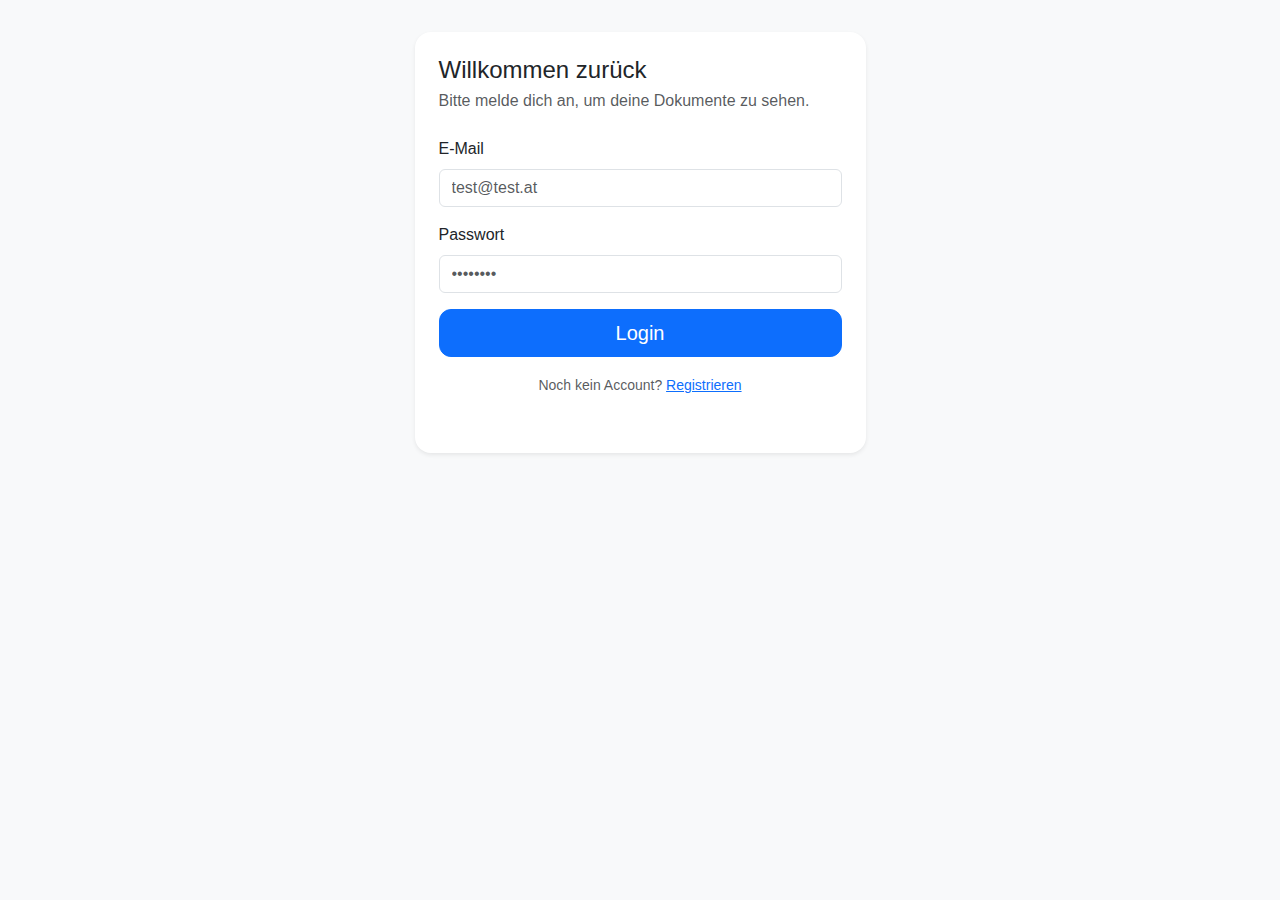
<file: frontend/login.html>
<!DOCTYPE html>
<html lang="de">
<head>
    <meta charset="UTF-8" />
    <meta name="viewport" content="width=device-width, initial-scale=1" />
    <title>Login</title>
    <link rel="stylesheet" href="https://cdn.jsdelivr.net/npm/bootstrap-icons@1.11.3/font/bootstrap-icons.css">

    <link href="https://cdn.jsdelivr.net/npm/bootstrap@5.3.2/dist/css/bootstrap.min.css" rel="stylesheet">
    <link rel="stylesheet" href="css/style.css">
</head>
<body>

<div id="navbar"></div>

<div class="container">
    <div class="row justify-content-center mt-4">
        <div class="col-md-6 col-lg-5">
            <div class="card shadow-sm border-0">
                <div class="card-body p-4">
                    <h1 class="h4 mb-1">Willkommen zurück</h1>
                    <p class="text-muted mb-4">Bitte melde dich an, um deine Dokumente zu sehen.</p>

                    <form id="loginForm" class="d-grid gap-3">
                        <div>
                            <label class="form-label">E-Mail</label>
                            <input id="email" type="email" class="form-control" placeholder="test@test.at" required>
                        </div>

                        <div>
                            <label class="form-label">Passwort</label>
                            <input id="password" type="password" class="form-control" placeholder="••••••••" required>
                        </div>

                        <button class="btn btn-primary btn-lg" type="submit">Login</button>
                        <div class="text-center">
                            <small class="text-muted">
                                Noch kein Account?
                                <a href="register.html">Registrieren</a>
                            </small>
                        </div>

                        <div id="loginMsg" class="small"></div>
                    </form>

                </div>
            </div>
        </div>
    </div>
</div>

<script src="https://cdn.jsdelivr.net/npm/bootstrap@5.3.2/dist/js/bootstrap.bundle.min.js"></script>
<script src="js/app.js"></script>
</body>
</html>
</file>
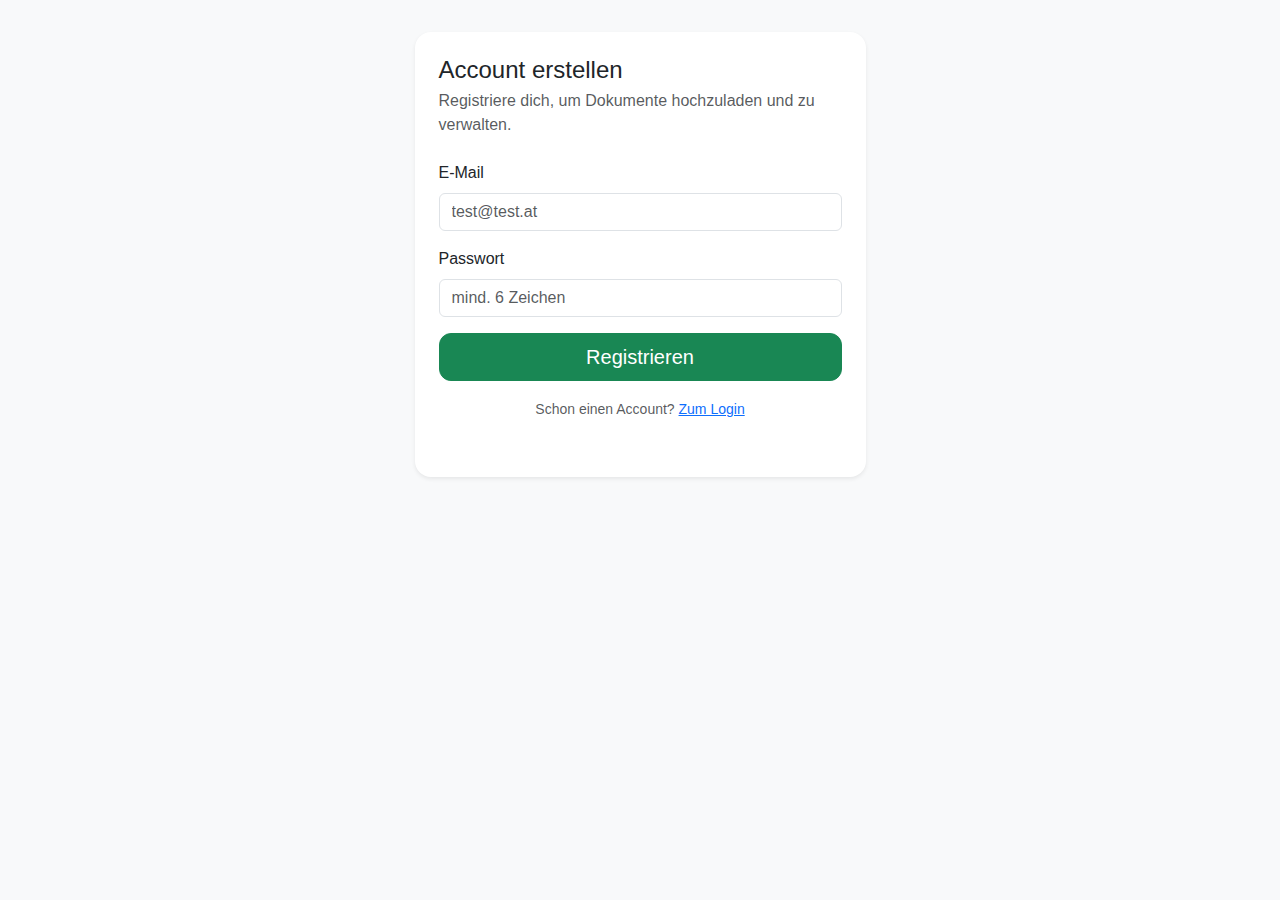
<file: frontend/register.html>
<!DOCTYPE html>
<html lang="de">
<head>
    <meta charset="UTF-8" />
    <meta name="viewport" content="width=device-width, initial-scale=1" />
    <title>Registrieren</title>
    <link rel="stylesheet" href="https://cdn.jsdelivr.net/npm/bootstrap-icons@1.11.3/font/bootstrap-icons.css">

    <link href="https://cdn.jsdelivr.net/npm/bootstrap@5.3.2/dist/css/bootstrap.min.css" rel="stylesheet">
    <link rel="stylesheet" href="css/style.css">
</head>
<body>

<div id="navbar"></div>

<div class="container">
    <div class="row justify-content-center mt-4">
        <div class="col-md-6 col-lg-5">
            <div class="card shadow-sm border-0">
                <div class="card-body p-4">
                    <h1 class="h4 mb-1">Account erstellen</h1>
                    <p class="text-muted mb-4">Registriere dich, um Dokumente hochzuladen und zu verwalten.</p>

                    <form id="registerForm" class="d-grid gap-3">
                        <div>
                            <label class="form-label">E-Mail</label>
                            <input id="regEmail" type="email" class="form-control" placeholder="test@test.at" required>
                        </div>

                        <div>
                            <label class="form-label">Passwort</label>
                            <input id="regPassword" type="password" class="form-control" placeholder="mind. 6 Zeichen" required>
                        </div>

                        <button class="btn btn-success btn-lg" type="submit">Registrieren</button>

                        <div class="text-center">
                            <small class="text-muted">
                                Schon einen Account?
                                <a href="login.html">Zum Login</a>
                            </small>
                        </div>

                        <div id="registerMsg" class="small"></div>
                    </form>

                </div>
            </div>
        </div>
    </div>
</div>

<script src="https://cdn.jsdelivr.net/npm/bootstrap@5.3.2/dist/js/bootstrap.bundle.min.js"></script>
<script src="js/app.js"></script>
</body>
</html>
</file>
<file: frontend/css/style.css>
body {
    font-family: Arial, sans-serif;
    margin: 2rem;
    background-color: #f8f9fa;
    color: #212529;
}

h1, h2 {
    color: #343a40;
}

form {
    display: flex;
    gap: 1rem;
    margin-bottom: 1rem;
}

input[type="text"] {
    padding: 0.5rem;
    font-size: 1rem;
    border: 1px solid #ccc;
    border-radius: 4px;
    width: 200px;
}

button {
    padding: 0.5rem 1rem;
    background-color: #007bff;
    color: white;
    border: none;
    font-weight: bold;
    border-radius: 4px;
    cursor: pointer;
}

button:hover {
    background-color: #0056b3;
}

#uploadMessage {
    margin-top: 0.5rem;
    color: green;
}

ul {
    list-style: none;
    padding: 0;
}

li {
    background: white;
    margin-bottom: 0.5rem;
    padding: 1rem;
    border-radius: 5px;
    border: 1px solid #dee2e6;
}

.card {
    border-radius: 16px;
}

.btn-lg {
    border-radius: 12px;
}

.navbar {
    border-bottom: 1px solid rgba(255,255,255,0.15);
}
</file>
